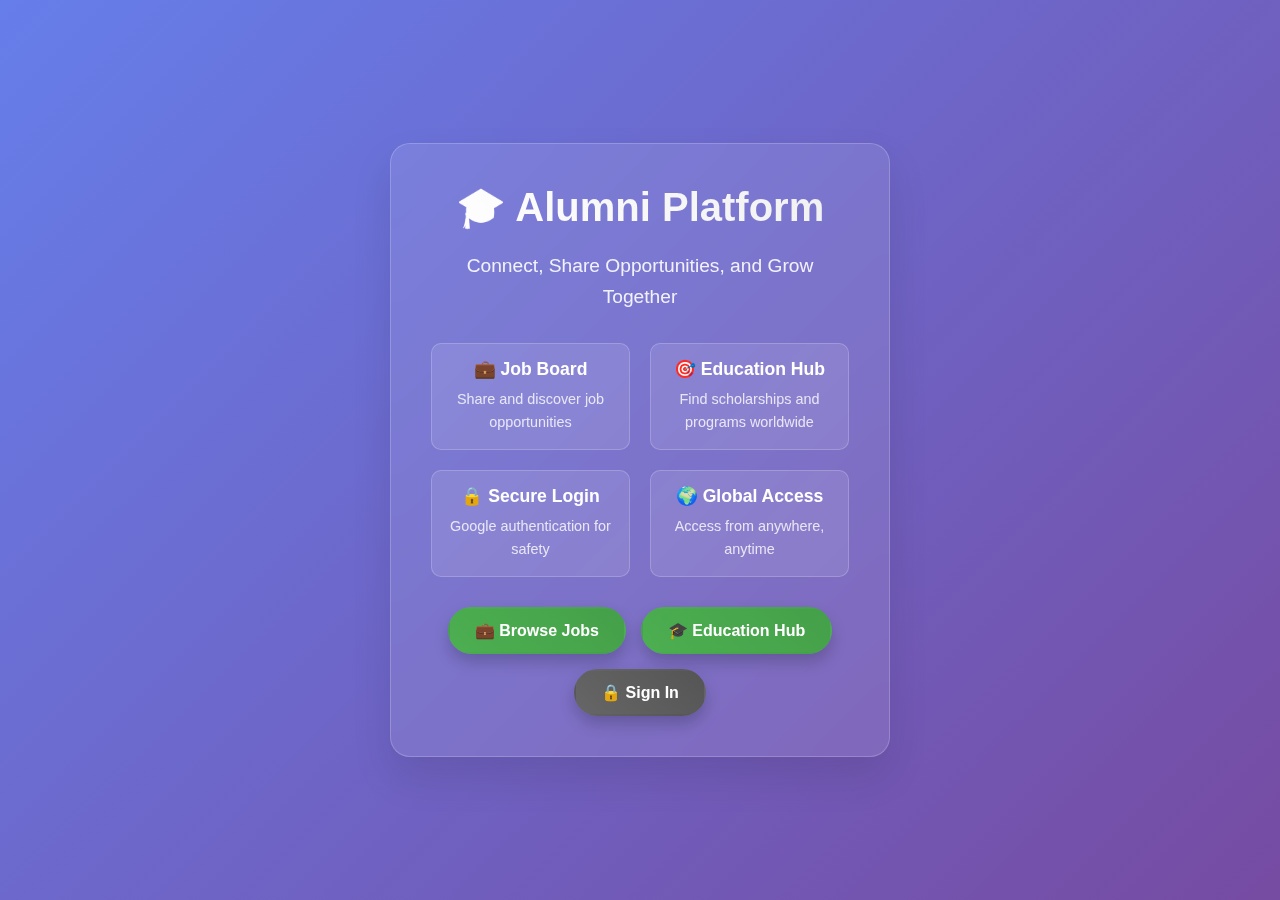
<file: index.html>
<!DOCTYPE html>
<html lang="en">
<head>
    <meta charset="UTF-8">
    <meta name="viewport" content="width=device-width, initial-scale=1.0">
    <title>Alumni Platform - Welcome</title>
    <style>
        * {
            margin: 0;
            padding: 0;
            box-sizing: border-box;
        }
        
        body {
            font-family: 'Segoe UI', Tahoma, Geneva, Verdana, sans-serif;
            background: linear-gradient(135deg, #667eea 0%, #764ba2 100%);
            min-height: 100vh;
            display: flex;
            align-items: center;
            justify-content: center;
            color: white;
        }
        
        .container {
            text-align: center;
            padding: 40px;
            background: rgba(255, 255, 255, 0.1);
            border-radius: 20px;
            backdrop-filter: blur(10px);
            border: 1px solid rgba(255, 255, 255, 0.2);
            box-shadow: 0 20px 40px rgba(0, 0, 0, 0.1);
            max-width: 500px;
            width: 90%;
        }
        
        h1 {
            font-size: 2.5rem;
            margin-bottom: 20px;
            background: linear-gradient(45deg, #fff, #f0f0f0);
            -webkit-background-clip: text;
            -webkit-text-fill-color: transparent;
            background-clip: text;
        }
        
        p {
            font-size: 1.2rem;
            margin-bottom: 30px;
            opacity: 0.9;
            line-height: 1.6;
        }
        
        .features {
            display: grid;
            grid-template-columns: 1fr 1fr;
            gap: 20px;
            margin-bottom: 30px;
        }
        
        .feature {
            padding: 15px;
            background: rgba(255, 255, 255, 0.1);
            border-radius: 10px;
            border: 1px solid rgba(255, 255, 255, 0.2);
        }
        
        .feature h3 {
            font-size: 1.1rem;
            margin-bottom: 8px;
        }
        
        .feature p {
            font-size: 0.9rem;
            margin: 0;
            opacity: 0.8;
        }
        
        .btn {
            display: inline-block;
            padding: 15px 30px;
            background: linear-gradient(45deg, #4CAF50, #45a049);
            color: white;
            text-decoration: none;
            border-radius: 50px;
            font-weight: bold;
            font-size: 1.1rem;
            transition: all 0.3s ease;
            border: 2px solid transparent;
            box-shadow: 0 10px 20px rgba(0, 0, 0, 0.2);
        }
        
        .btn:hover {
            transform: translateY(-3px);
            box-shadow: 0 15px 30px rgba(0, 0, 0, 0.3);
            border-color: rgba(255, 255, 255, 0.3);
        }
        
        .navigation {
            display: flex;
            gap: 15px;
            flex-wrap: wrap;
            justify-content: center;
        }
        
        .nav-btn {
            display: inline-block;
            padding: 12px 25px;
            background: linear-gradient(45deg, #4CAF50, #45a049);
            color: white;
            text-decoration: none;
            border-radius: 25px;
            font-weight: bold;
            font-size: 1rem;
            transition: all 0.3s ease;
            border: 2px solid transparent;
            box-shadow: 0 8px 16px rgba(0, 0, 0, 0.2);
        }
        
        .nav-btn:hover {
            transform: translateY(-2px);
            box-shadow: 0 12px 24px rgba(0, 0, 0, 0.3);
        }
        
        .nav-btn.secondary {
            background: linear-gradient(45deg, #666, #555);
        }
        
        .loading {
            display: none;
            margin-top: 20px;
            font-size: 0.9rem;
            opacity: 0.7;
        }
        
        @media (max-width: 768px) {
            .features {
                grid-template-columns: 1fr;
            }
            
            h1 {
                font-size: 2rem;
            }
            
            .container {
                padding: 30px 20px;
            }
        }
    </style>
</head>
<body>
    <div class="container">
        <h1>🎓 Alumni Platform</h1>
        <p>Connect, Share Opportunities, and Grow Together</p>
        
        <div class="features">
            <div class="feature">
                <h3>💼 Job Board</h3>
                <p>Share and discover job opportunities</p>
            </div>
            <div class="feature">
                <h3>🎯 Education Hub</h3>
                <p>Find scholarships and programs worldwide</p>
            </div>
            <div class="feature">
                <h3>🔒 Secure Login</h3>
                <p>Google authentication for safety</p>
            </div>
            <div class="feature">
                <h3>🌍 Global Access</h3>
                <p>Access from anywhere, anytime</p>
            </div>
        </div>
        
        <div class="navigation">
            <a href="jobs.html" class="nav-btn">💼 Browse Jobs</a>
            <a href="education.html" class="nav-btn">🎓 Education Hub</a>
            <a href="login.html" class="nav-btn secondary">🔒 Sign In</a>
        </div>
    </div>
    
    <script>
        // Remove auto-redirect - let users browse freely
        document.addEventListener('click', () => {
            localStorage.setItem('user_interacted', 'true');
        });
    </script>
</body>
</html>
</file>
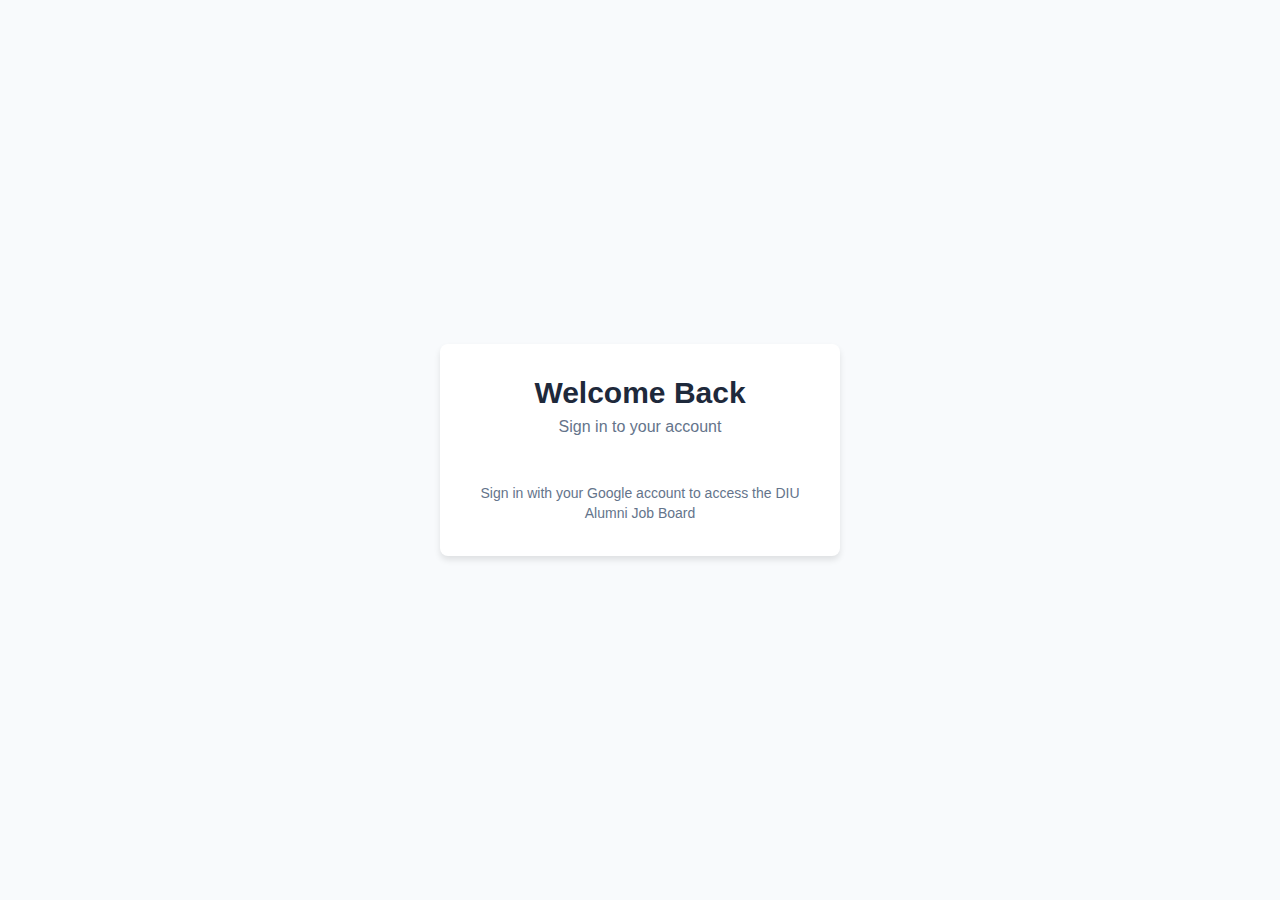
<file: login.html>
<!DOCTYPE html>
<html lang="en">
<head>
    <meta charset="UTF-8">
    <meta name="viewport" content="width=device-width, initial-scale=1.0">
    <link rel="stylesheet" href="login.css">
    <title>Login - Alumni Platform</title>

</head>
<body>
    <div class="login-container">
        <div class="login-header">
            <h1>Welcome Back</h1>
            <p>Sign in to your account</p>
        </div>

        <div id="error-message" class="error-message hidden"></div>
        <div id="success-message" class="success-message hidden"></div>

        <!-- Google Sign In Button Container -->
        <div id="google-login-btn" class="google-signin-container">
            <!-- Google will render the button here -->
        </div>

        <div class="auth-info">
            <p>Sign in with your Google account to access the DIU Alumni Job Board</p>
        </div>
    </div>

    <!-- Google Sign-In SDK -->
    <script src="https://accounts.google.com/gsi/client" async defer></script>
    <script>
        // Google OAuth Configuration
        const GOOGLE_CLIENT_ID = '465236075636-b561a5bbfa1377d857dd21.apps.googleusercontent.com'; // Using same project as Firebase
        
        let currentUser = null;

        // Initialize Google Sign-In when the page loads
        window.onload = function() {
            google.accounts.id.initialize({
                client_id: GOOGLE_CLIENT_ID,
                callback: handleCredentialResponse,
                auto_select: false,
                cancel_on_tap_outside: true
            });

            // Render the Google Sign-In button
            google.accounts.id.renderButton(
                document.getElementById('google-login-btn'),
                {
                    theme: 'outline',
                    size: 'large',
                    width: '100%',
                    text: 'continue_with'
                }
            );

            // Check if user is already signed in
            checkExistingSession();
        };

        // Handle the Google Sign-In response
        async function handleCredentialResponse(response) {
            try {
                showLoading(true);
                // Decode the JWT token to get user info
                const userInfo = parseJwt(response.credential);
                console.log('User info:', userInfo);

                // Create user object similar to Firebase format
                let user = {
                    uid: userInfo.sub, // Google's unique user ID
                    email: userInfo.email,
                    displayName: userInfo.name,
                    photoURL: userInfo.picture,
                    emailVerified: userInfo.email_verified
                };

                // Prompt for user type if not set
                let userType = localStorage.getItem('user_type');
                if (!userType) {
                    userType = await promptUserType();
                    localStorage.setItem('user_type', userType);
                }
                user.user_type = userType;

                // Store the credential token for API calls
                localStorage.setItem('google_credential', response.credential);
                localStorage.setItem('user_info', JSON.stringify(user));

                // REMOVED: syncUserWithBackend - no more PHP backend!
                // Instead, we'll let Firebase handle user storage

                // Check if there's a redirect URL in the query parameters
                const urlParams = new URLSearchParams(window.location.search);
                const redirectUrl = urlParams.get('redirect') || 'jobs.html';

                showSuccess('Login successful! Redirecting...');
                setTimeout(() => {
                    window.location.href = redirectUrl;
                }, 1500);

            } catch (error) {
                showLoading(false);
                console.error('Login error:', error);
                showError('Failed to sign in: ' + error.message);
            }
        }

        // Parse JWT token to get user information
        function parseJwt(token) {
            try {
                const base64Url = token.split('.')[1];
                const base64 = base64Url.replace(/-/g, '+').replace(/_/g, '/');
                const jsonPayload = decodeURIComponent(atob(base64).split('').map(function(c) {
                    return '%' + ('00' + c.charCodeAt(0).toString(16)).slice(-2);
                }).join(''));
                return JSON.parse(jsonPayload);
            } catch (error) {
                console.error('Error parsing JWT:', error);
                throw new Error('Invalid token format');
            }
        }

        // Check if user is already signed in
        function checkExistingSession() {
            const storedUser = localStorage.getItem('user_info');
            const credential = localStorage.getItem('google_credential');
            
            if (storedUser && credential) {
                // User is already signed in, redirect to appropriate page
                const urlParams = new URLSearchParams(window.location.search);
                const redirectUrl = urlParams.get('redirect') || 'jobs.html';
                window.location.href = redirectUrl;
            }
        }

        // Show/hide loading state
        function showLoading(isLoading) {
            const googleBtn = document.getElementById('google-login-btn');
            if (isLoading) {
                googleBtn.innerHTML = '<div style="text-align: center;">Signing in...</div>';
                googleBtn.style.opacity = '0.7';
                googleBtn.style.pointerEvents = 'none';
            }
        }

        // DOM Elements
        const errorMessage = document.getElementById('error-message');
        const successMessage = document.getElementById('success-message');

        // Show error message
        function showError(message) {
            errorMessage.textContent = message;
            errorMessage.classList.remove('hidden');
            successMessage.classList.add('hidden');
        }

        // Show success message
        function showSuccess(message) {
            successMessage.textContent = message;
            successMessage.classList.remove('hidden');
            errorMessage.classList.add('hidden');
        }

        // Hide messages
        function hideMessages() {
            errorMessage.classList.add('hidden');
            successMessage.classList.add('hidden');
        }

        // REMOVED: syncUserWithBackend function - no more PHP!

        // Logout function
        window.logoutUser = function() {
            // Clear local storage
            localStorage.removeItem('google_credential');
            localStorage.removeItem('user_info');
            
            // Redirect to login
            window.location.href = 'login.html';
        };

        // Prompt user for type if not set
        function promptUserType() {
            return new Promise((resolve) => {
                // Create modal
                const modal = document.createElement('div');
                modal.style.position = 'fixed';
                modal.style.top = '0';
                modal.style.left = '0';
                modal.style.width = '100vw';
                modal.style.height = '100vh';
                modal.style.background = 'rgba(0,0,0,0.5)';
                modal.style.display = 'flex';
                modal.style.alignItems = 'center';
                modal.style.justifyContent = 'center';
                modal.style.zIndex = '9999';

                const box = document.createElement('div');
                box.style.background = '#fff';
                box.style.padding = '2rem';
                box.style.borderRadius = '8px';
                box.style.boxShadow = '0 2px 8px rgba(0,0,0,0.15)';
                box.style.textAlign = 'center';

                box.innerHTML = `
                    <h2>Select Your Role</h2>
                    <p>Please choose your identity for posting and using the platform:</p>
                    <select id="user-type-select" style="margin: 1rem 0; padding: 0.5rem; font-size: 1rem;">
                        <option value="">-- Select --</option>
                        <option value="Student">Student</option>
                        <option value="Alumni">Alumni</option>
                        <option value="Faculty">Faculty</option>
                        <option value="Other">Other</option>
                    </select>
                    <br>
                    <button id="user-type-confirm" style="padding: 0.5rem 1.5rem; background: #2563eb; color: #fff; border: none; border-radius: 4px; font-size: 1rem; cursor: pointer;">Confirm</button>
                `;

                modal.appendChild(box);
                document.body.appendChild(modal);

                document.getElementById('user-type-confirm').onclick = function() {
                    const select = document.getElementById('user-type-select');
                    const value = select.value;
                    if (!value) {
                        select.style.border = '2px solid #f00';
                        return;
                    }
                    document.body.removeChild(modal);
                    resolve(value);
                };
            });
        }
        
        function triggerGoogleSignIn() {
            google.accounts.id.prompt();
        }
    </script>
</body>
</html>
</file>
<file: login.css>
* {
    margin: 0;
    padding: 0;
    box-sizing: border-box;
    }

body {
    font-family: -apple-system, BlinkMacSystemFont, 'Segoe UI', Roboto, sans-serif;
    background-color: #f8fafc;
    display: flex;
    justify-content: center;
    align-items: center;
    min-height: 100vh;
    }

.login-container {
    background: white;
    padding: 2rem;
    border-radius: 8px;
    box-shadow: 0 4px 6px rgba(0, 0, 0, 0.1);
    width: 100%;
    max-width: 400px;
    }

.login-header {
    text-align: center;
    margin-bottom: 2rem;
    }

.login-header h1 {
    color: #1e293b;
    font-size: 1.875rem;
    margin-bottom: 0.5rem;
    }

.login-header p {
    color: #64748b;
    }

.form-group {
    margin-bottom: 1rem;
    }

.form-group label {
    display: block;
    margin-bottom: 0.5rem;
    color: #374151;
    font-weight: 500;
    }

.form-group input {
    width: 100%;
    padding: 0.75rem;
    border: 1px solid #d1d5db;
    border-radius: 6px;
    font-size: 1rem;
    transition: border-color 0.2s;
    }

.form-group input:focus {
    outline: none;
    border-color: #2563eb;
    box-shadow: 0 0 0 3px rgba(37, 99, 235, 0.1);
    }

.btn {
    width: 100%;
    padding: 0.75rem;
    background-color: #2563eb;
    color: white;
    border: none;
    border-radius: 6px;
    font-size: 1rem;
    font-weight: 500;
    cursor: pointer;
    transition: background-color 0.2s;
    margin-bottom: 1rem;
    }

.btn:hover {
    background-color: #1d4ed8;
    }

.btn:disabled {
    background-color: #9ca3af;
    cursor: not-allowed;
    }

.google-btn {
    background-color: #ffffff;
    color: #374151;
    border: 1px solid #d1d5db;
    display: flex;
    align-items: center;
    justify-content: center;
    gap: 0.5rem;
    }

.google-btn:hover {
    background-color: #f9fafb;
    }

.divider {
    text-align: center;
    margin: 1rem 0;
    position: relative;
    color: #6b7280;
    }

.divider::before {
    content: '';
    position: absolute;
    top: 50%;
    left: 0;
    right: 0;
    height: 1px;
    background-color: #e5e7eb;
    }

.divider span {
    background-color: white;
    padding: 0 1rem;
    }

.toggle-form {
    text-align: center;
    margin-top: 1rem;
    }

.toggle-form a {
    color: #2563eb;
    text-decoration: none;
    }

.toggle-form a:hover {
    text-decoration: underline;
    }

.error-message {
    background-color: #fef2f2;
    color: #dc2626;
    padding: 0.75rem;
    border-radius: 6px;
    margin-bottom: 1rem;
    font-size: 0.875rem;
    }

.success-message {
    background-color: #f0fdf4;
    color: #16a34a;
    padding: 0.75rem;
    border-radius: 6px;
    margin-bottom: 1rem;
    font-size: 0.875rem;
    }

.auth-info {
    text-align: center;
    margin-top: 1rem;
    }

.auth-info p {
    color: #64748b;
    font-size: 0.875rem;
    line-height: 1.4;
    }

.google-signin-container {
    margin: 1rem 0;
    display: flex;
    justify-content: center;
    }

.google-signin-container > div {
    width: 100% !important;
    }

.hidden {
    display: none;
    }
</file>
